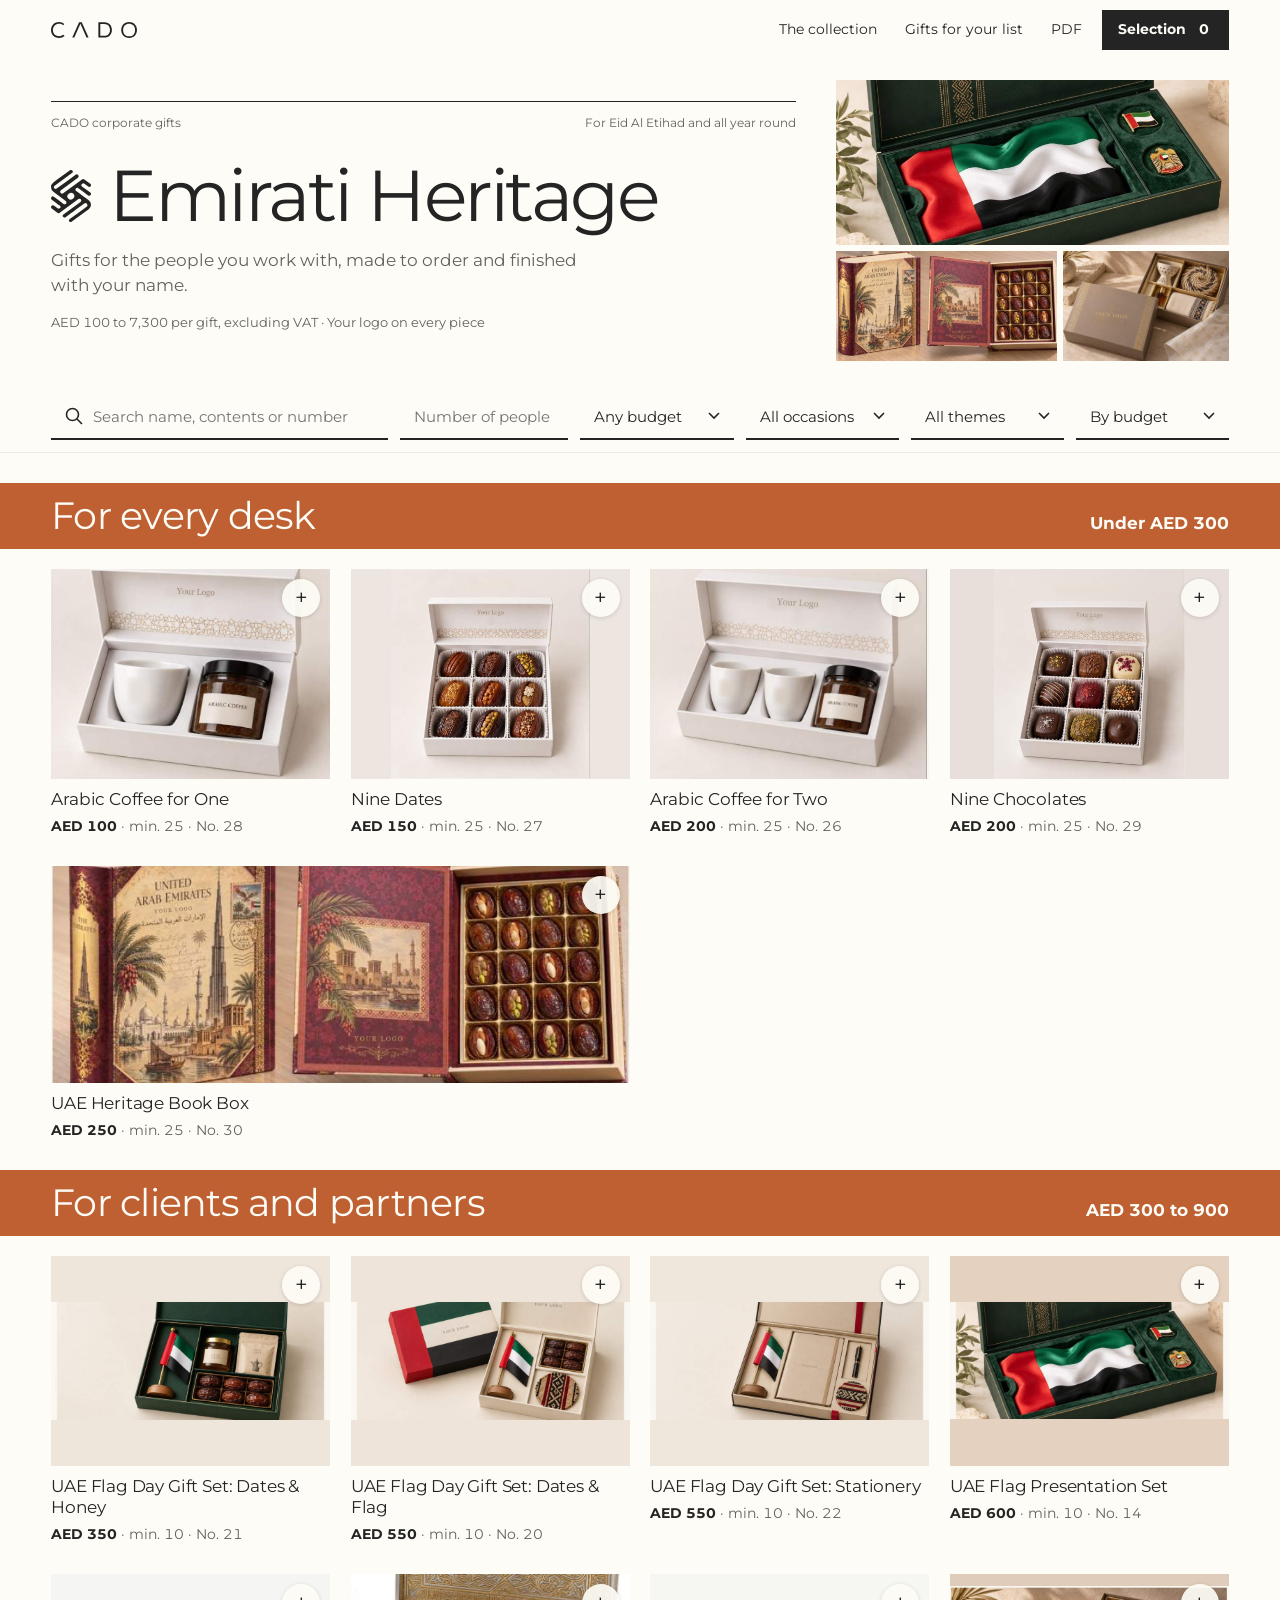
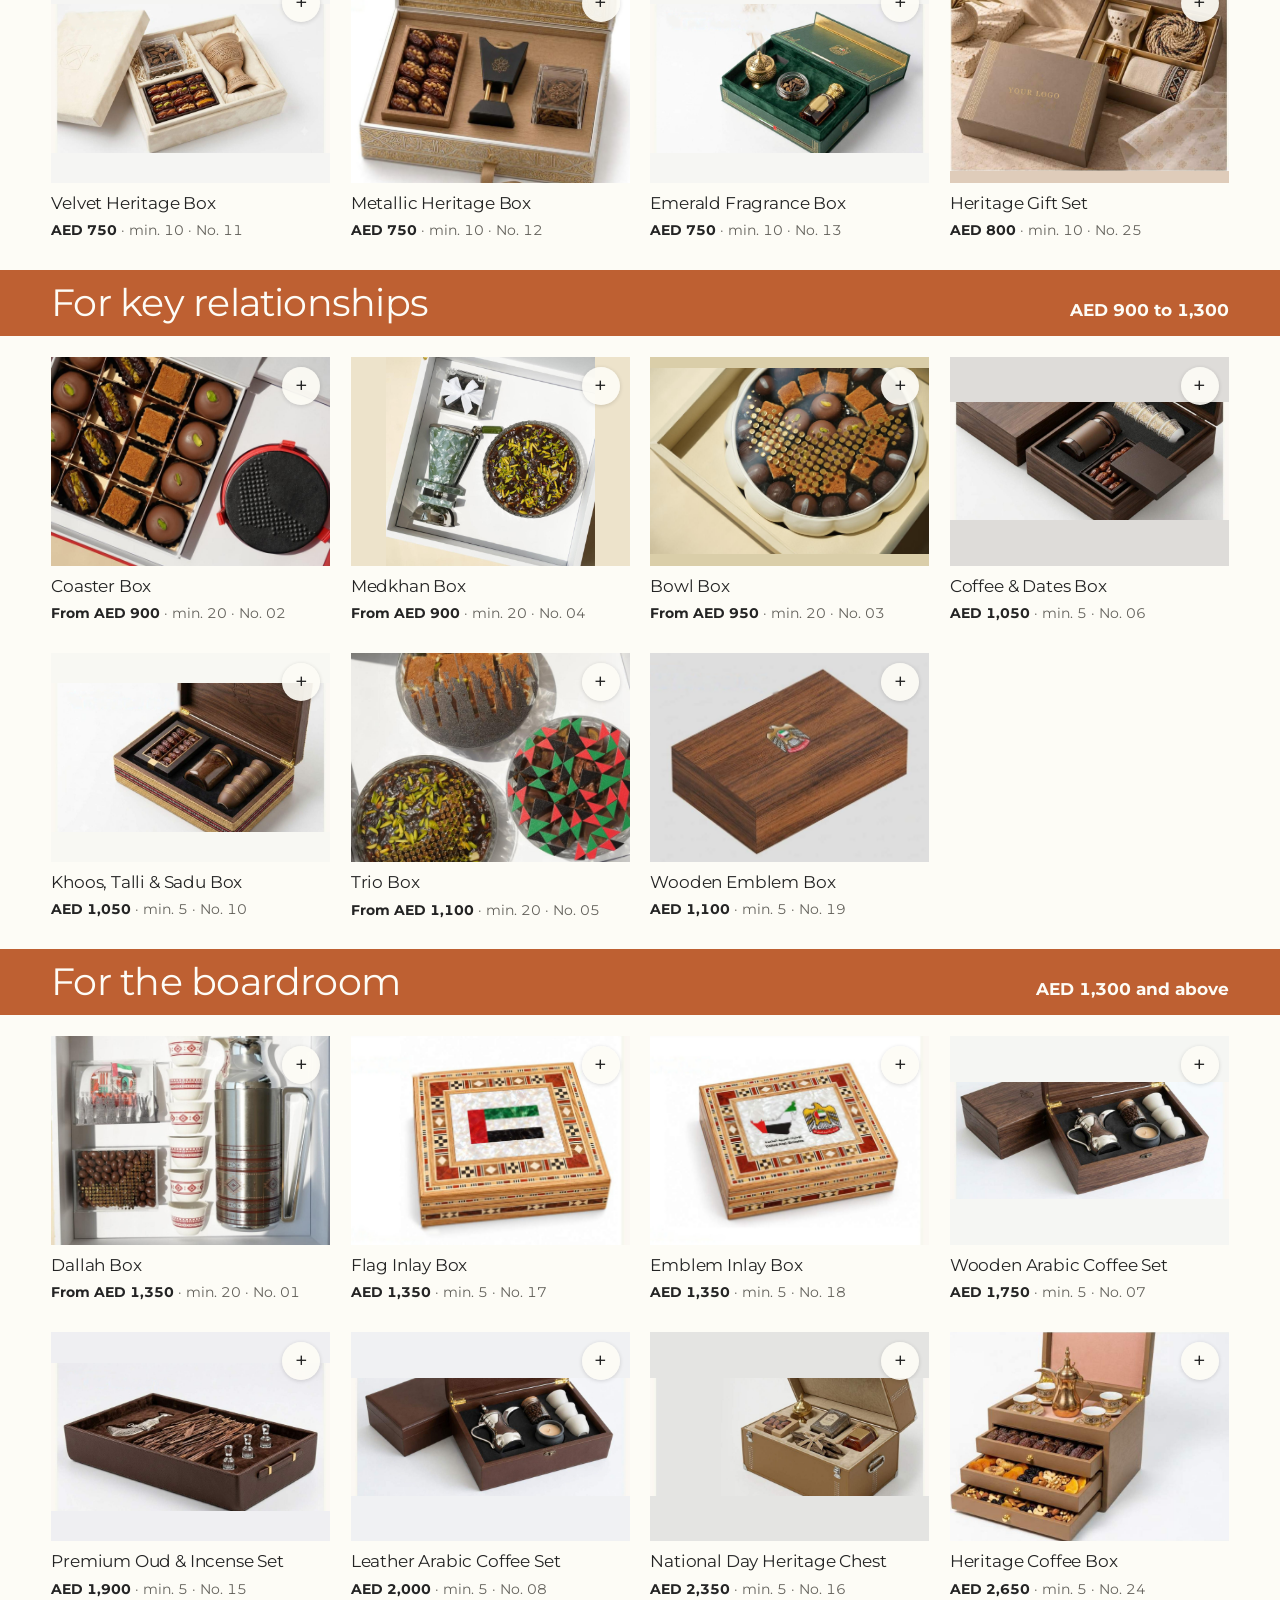
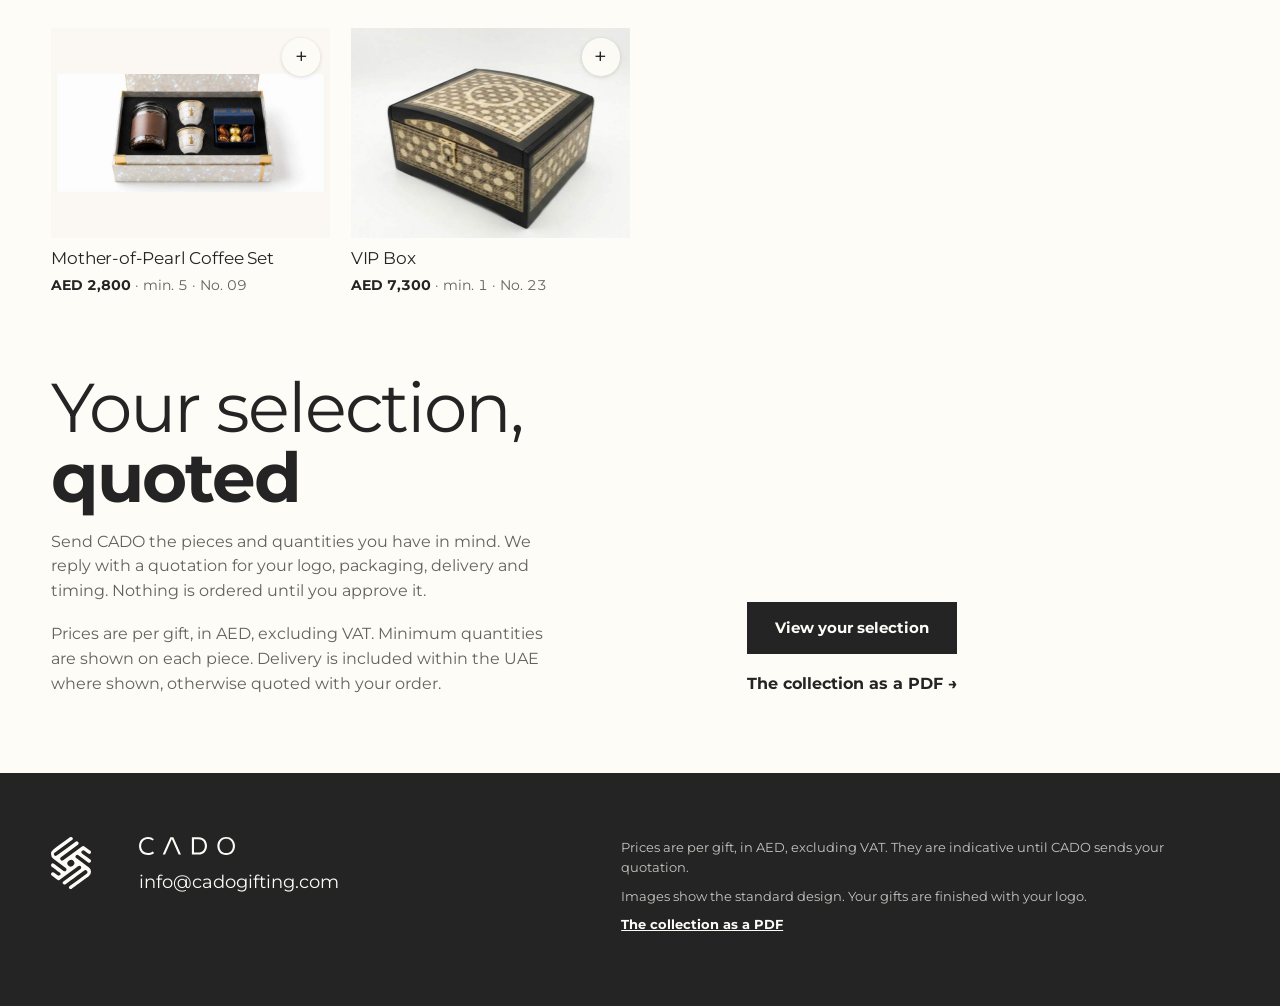
<file: index.html>
<!doctype html>
<html lang="en-GB">
<head>
<meta charset="utf-8">
<meta name="robots" content="noindex, nofollow">
<meta name="viewport" content="width=device-width, initial-scale=1">
<title>CADO catalogue</title>
<meta http-equiv="refresh" content="0; url=emirati-heritage/">
<link rel="canonical" href="emirati-heritage/">
<script>location.replace("emirati-heritage/" + location.hash);</script>
</head>
<body style="font-family:sans-serif;background:#f7f4ee;color:#242424;padding:24px">
<p><a href="emirati-heritage/">Open the CADO catalogue</a></p>
</body>
</html>
</file>
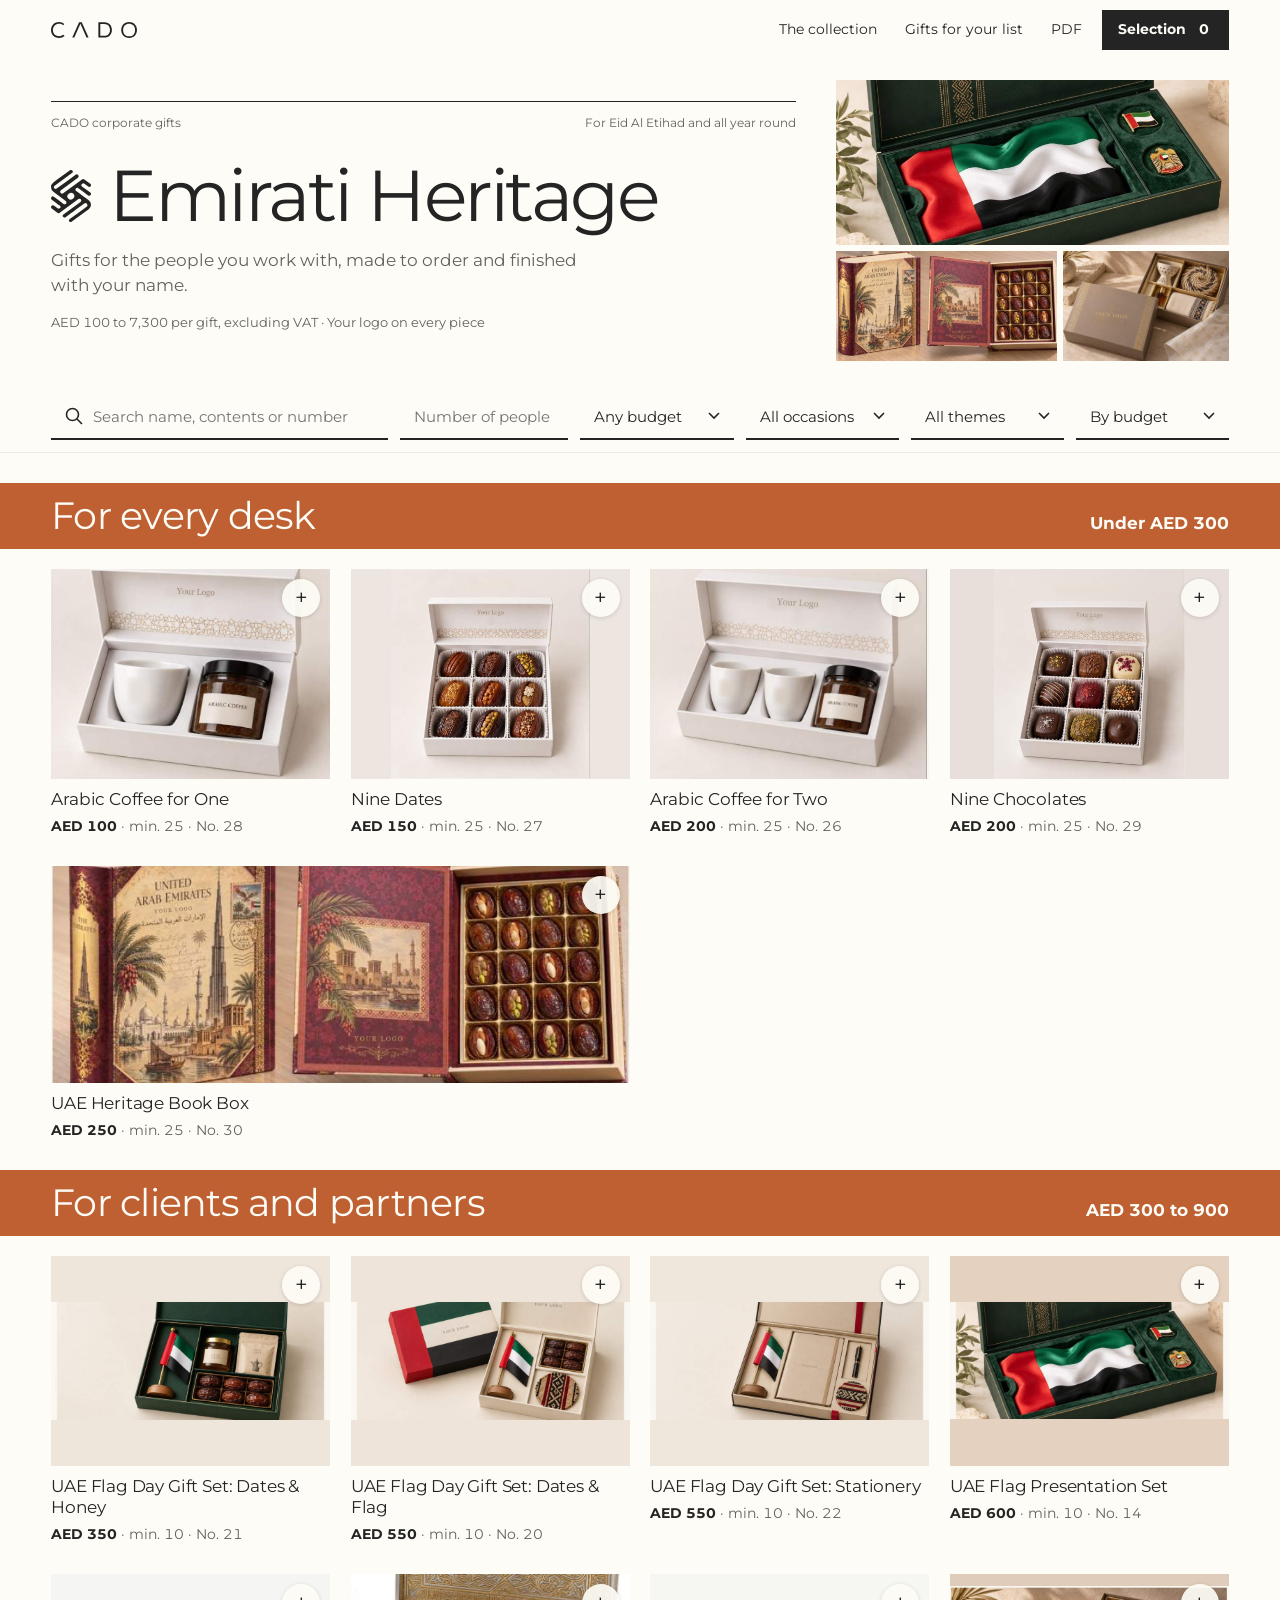
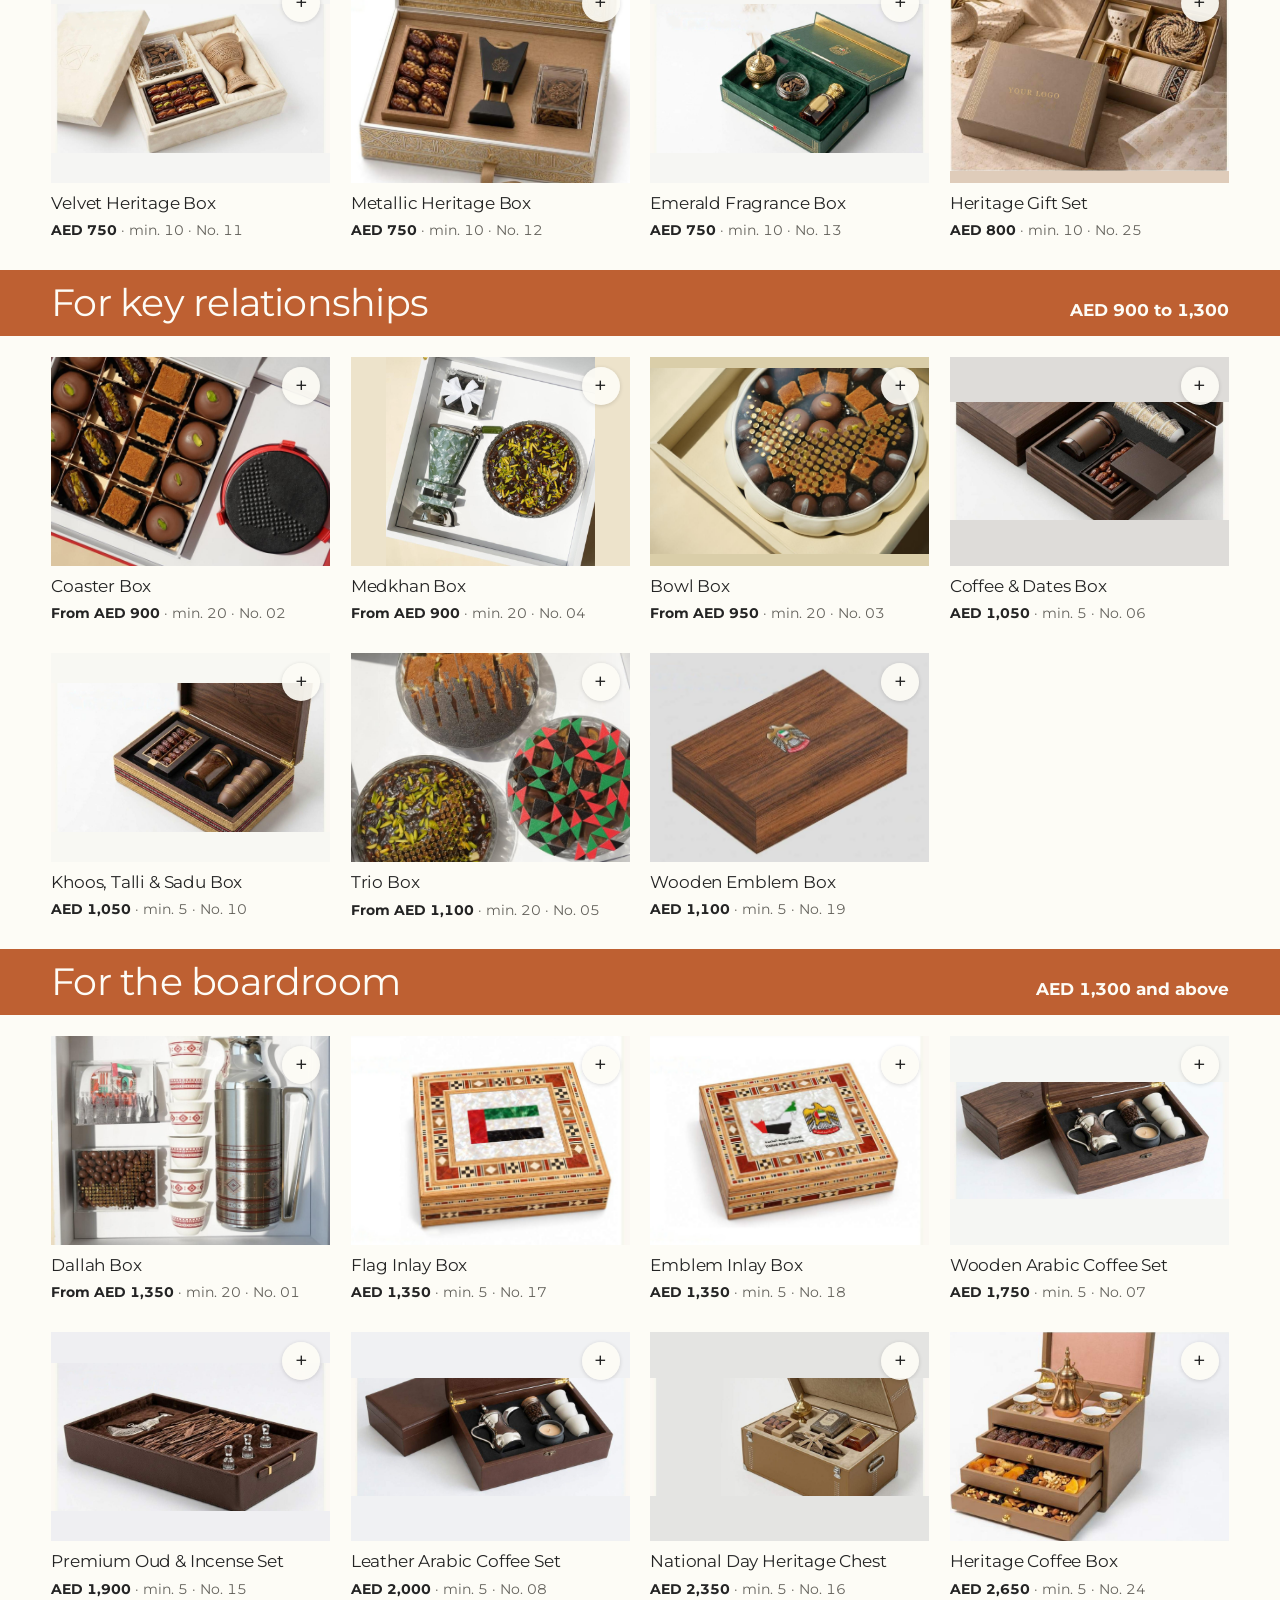
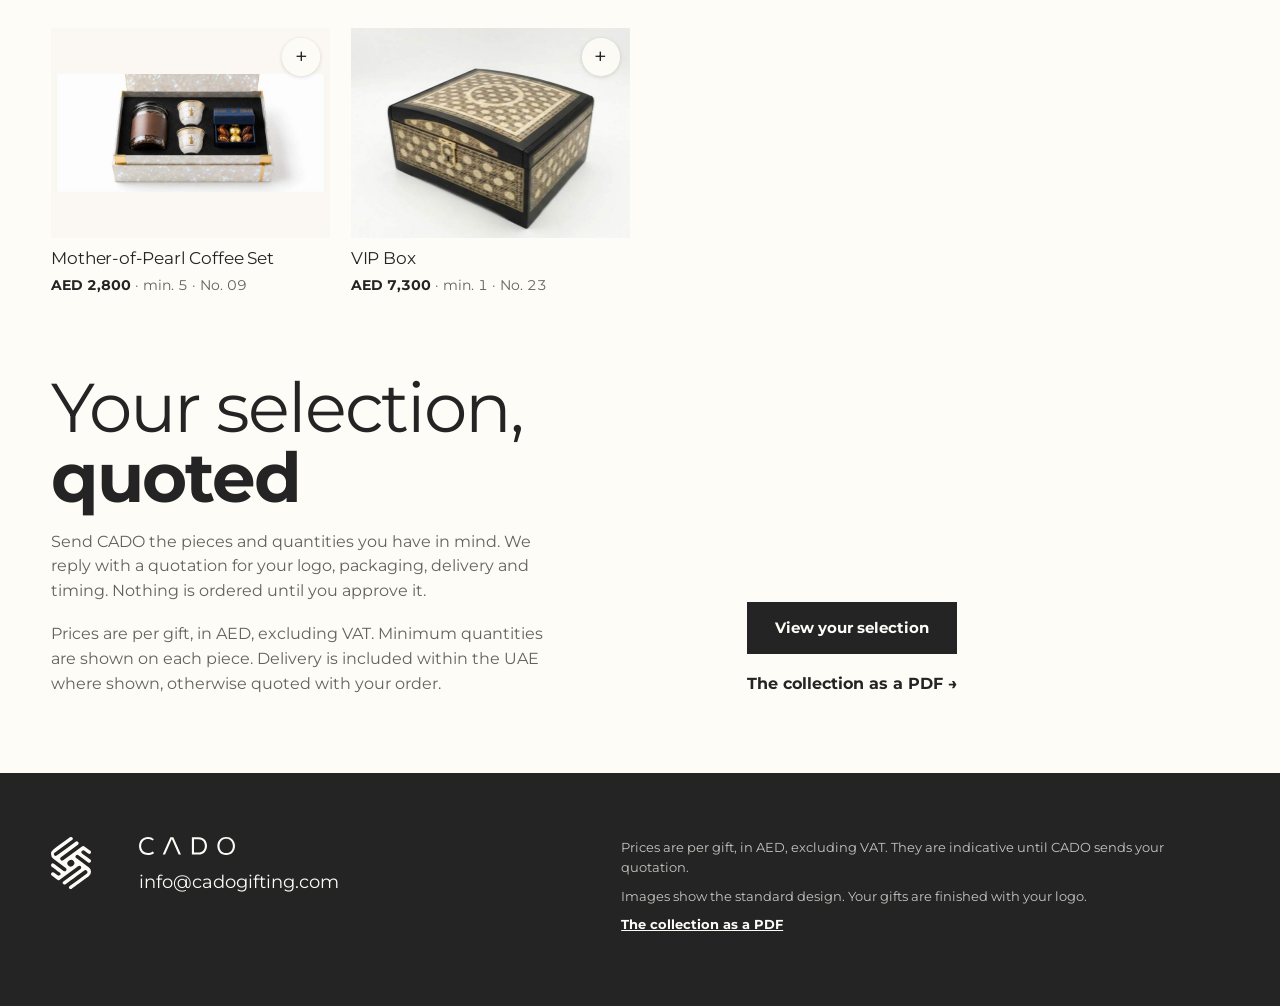
<file: emirati-heritage/index.html>
<!doctype html>
<html lang="en-GB">
<head>
<meta charset="utf-8">
<meta name="format-detection" content="telephone=no">
<meta name="viewport" content="width=device-width, initial-scale=1, viewport-fit=cover">
<meta name="robots" content="noindex, nofollow">
<title>CADO · Emirati Heritage collection</title>
<meta name="description" content="Corporate gifts for Eid Al Etihad from CADO. Search, browse by budget, occasion or theme, build your selection and request a quotation.">
<meta name="theme-color" content="#242424">
<!-- Link preview when the address is shared in a message or email. Absolute, on the published address (catalogue.cadoxe.com/emirati-heritage/). -->
<meta property="og:type" content="website">
<meta property="og:site_name" content="CADO">
<meta property="og:url" content="https://catalogue.cadoxe.com/emirati-heritage/">
<meta property="og:title" content="CADO · Emirati Heritage collection">
<meta property="og:description" content="Corporate gifts for Eid Al Etihad. Browse by budget, occasion or theme, build your selection and request a quotation.">
<meta property="og:image" content="https://catalogue.cadoxe.com/emirati-heritage/data/images/CAD-00015.jpg">
<meta property="og:image:width" content="1600">
<meta property="og:image:height" content="851">
<meta name="twitter:card" content="summary_large_image">
<link rel="icon" href="assets/monogram-coal.svg" type="image/svg+xml">
<link rel="preconnect" href="https://fonts.googleapis.com">
<link rel="preconnect" href="https://fonts.gstatic.com" crossorigin>
<link rel="stylesheet" href="font.css">
<link rel="stylesheet" href="site.css?v=10">
</head>
<body>
<a class="skip" href="#app">Skip to the catalogue</a>

<header class="bar" id="bar">
  <div class="wrap bar-in">
    <a class="bar-logo" href="#/" aria-label="CADO, back to the start"><img src="assets/wordmark-coal.svg" alt="CADO" width="86" height="16"></a>
    <span class="preview-tag" id="preview-tag" hidden>Design preview</span>
    <nav class="bar-nav" aria-label="Catalogue" id="bar-nav"></nav>
    <a class="bar-sel" href="#/selection"><span class="bar-sel-t">Selection</span> <span class="count num" id="count">0</span></a>
  </div>
</header>

<main id="app" tabindex="-1"></main>

<footer class="foot">
  <div class="wrap foot-in">
    <img class="foot-mono" src="assets/monogram-creme.svg" alt="" width="40" height="52">
    <div class="foot-main">
      <img class="foot-wm" src="assets/wordmark-creme.svg" alt="CADO" width="96" height="18">
      <p class="foot-mail"><a id="foot-mail" href="mailto:info@cadogifting.com">info@cadogifting.com</a></p>
    </div>
    <div class="foot-small">
      <p>Prices are per gift, in AED, excluding VAT. They are indicative until CADO sends your quotation.</p>
      <p>Images show the standard design. Your gifts are finished with your logo.</p>
      <p class="foot-links"><a id="foot-pdf" href="#" target="_blank" rel="noopener" hidden>The collection as a PDF</a></p>
    </div>
  </div>
</footer>

<div class="toast" id="toast" role="status" aria-live="polite"></div>
<div id="print-summary" class="print-summary" aria-hidden="true"></div>

<script src="config.js?v=4"></script>
<script src="data/data.js?v=6"></script>
<script src="site.js?v=7"></script>
</body>
</html>
</file>
<file: emirati-heritage/font.css>
/* The typeface, in one place. Montserrat stands in for Proxima Nova, as the Brand Book allows.
   To change the typeface, change the file this line loads (for example a licensed Proxima Nova
   stylesheet with its own @font-face rules) and the family name below. */
@import url("https://fonts.googleapis.com/css2?family=Montserrat:wght@200;400;700&display=swap");
:root{--font:"Montserrat",Helvetica,Arial,sans-serif}
</file>
<file: emirati-heritage/site.css>
/* CADO catalogue, version 3.
   Follows the CADO Brand Book (February 2022): creme leads, coal follows, terracotta in a few full
   blocks only, never for small text; white never next to creme. Headlines in Regular at large size,
   Bold for contrast and emphasis, Thin as a rare accent. The typeface is set in font.css.
   Photographs fill their cards edge to edge. Each crop is computed in site.js from the box round the
   piece recorded by tools/build_data.py, so no piece is cut. */
:root{
  --creme:#FDFCF6; --coal:#242424; --terra:#BE6032;
  --ink:#242424; --ink-2:#64625C; --sand:#F3F0E6; --sand-2:#E9E5D8;
  --on-dark:rgba(253,252,246,.74);
  --pad:clamp(16px,4vw,56px); --max:1320px; --bar:60px; --gap:clamp(12px,1.6vw,24px);
}
*{box-sizing:border-box}
html{scroll-padding-top:calc(var(--bar) + 12px);-webkit-text-size-adjust:100%}
body{margin:0;background:var(--creme);color:var(--ink);font-family:var(--font);font-weight:400;font-size:16px;line-height:1.55;-webkit-font-smoothing:antialiased;overflow-x:hidden}
img{display:block;max-width:100%;height:auto}
a{color:inherit}
b,strong{font-weight:700}
button,input,select,textarea{font:inherit;color:inherit}
:focus-visible{outline:2px solid currentColor;outline-offset:3px}
.wrap{max-width:var(--max);margin:0 auto;padding:0 var(--pad)}
.num{font-variant-numeric:lining-nums tabular-nums}
.muted{color:var(--ink-2)}
.thin{font-weight:200}
.nw{white-space:nowrap}
.skip{position:absolute;left:-9999px}
.skip:focus{left:16px;top:12px;z-index:99;background:var(--coal);color:var(--creme);padding:8px 12px}
[hidden]{display:none!important}
h1,h2,h3{font-weight:400;margin:0;letter-spacing:-.02em}

/* Buttons: coal blocks, no outlines; quiet text buttons elsewhere */
.btn{display:inline-flex;align-items:center;justify-content:center;gap:10px;min-height:52px;padding:0 28px;background:var(--coal);color:var(--creme);border:0;border-radius:0;font-size:15px;font-weight:700;cursor:pointer;text-decoration:none;transition:background .2s}
.btn:hover{background:#3A3936}
.btn.light{background:var(--creme);color:var(--coal)}
.btn.light:hover{background:var(--sand)}
.btn.wide{width:100%}
.btn:disabled{opacity:.35;cursor:not-allowed}
.tbtn{background:none;border:0;padding:0;cursor:pointer;font-weight:700;font-size:14px;text-decoration:underline;text-underline-offset:4px;text-decoration-thickness:1px}
.tbtn:hover{text-decoration-thickness:2px}
.arrow{font-weight:700;text-decoration:none;white-space:nowrap}
.arrow::after{content:" \2192"}
.arrow:hover{text-decoration:underline;text-underline-offset:4px}

/* Bar */
.bar{position:sticky;top:0;z-index:20;background:var(--creme);transition:box-shadow .2s}
.bar.scrolled{box-shadow:0 1px 0 rgba(36,36,36,.08)}
.bar-in{height:var(--bar);display:flex;align-items:center;gap:20px}
.bar-logo img{width:86px;height:auto}
.preview-tag{font-size:11px;font-weight:700;color:var(--ink-2);background:var(--sand);padding:3px 8px}
.bar-nav{margin-left:auto;display:flex;gap:28px;font-size:14px}
.bar-nav a{text-decoration:none}
.bar-nav a:hover,.bar-nav a[aria-current]{text-decoration:underline;text-underline-offset:6px}
.bar-sel{display:inline-flex;align-items:center;gap:10px;height:40px;padding:0 16px;background:var(--coal);color:var(--creme);text-decoration:none;font-size:14px;font-weight:700}
.bar-sel .count{min-width:1.2em;text-align:center}
.bar-sel.bump{animation:bump .5s}
@keyframes bump{40%{transform:scale(1.08)}}
@media (max-width:719px){.bar-nav{display:none}.bar-sel{margin-left:auto}.preview-tag{font-size:10px}}

/* Cover: coal, as CADO's printed boxes and cards */
.cover{background:var(--coal);color:var(--creme);overflow:hidden}
.cover-grid{display:grid;grid-template-columns:minmax(0,5fr) minmax(0,7fr);align-items:stretch}
.cover-text{display:flex;flex-direction:column;padding:28px 48px 48px var(--pad);max-width:calc(var(--max) * 5 / 12);margin-left:auto;width:100%}
.run{display:flex;justify-content:space-between;gap:16px;margin:0;font-size:12px;color:var(--on-dark)}
.cover-mono{width:52px;margin:auto 0 36px}
.cover h1{font-size:clamp(56px,7vw,116px);line-height:.94;letter-spacing:-.035em}
.cover h1 .thin{display:block;letter-spacing:-.02em}
.cover .lede{margin:28px 0 0;font-size:clamp(17px,1.4vw,20px);line-height:1.5;color:var(--on-dark);max-width:26em}
.cover-acts{display:flex;flex-wrap:wrap;align-items:center;gap:16px 28px;margin-top:36px}
.cover-acts .arrow{color:var(--creme)}
.cover-photo{position:relative;margin:0}
.cover-photo a{display:block}
.cover-photo img{width:100%;height:auto;aspect-ratio:var(--r,1.25);object-fit:cover}
.cover-photo figcaption{position:absolute;left:20px;bottom:16px;font-size:12px;color:var(--coal);background:var(--creme);padding:4px 8px}
@media (max-width:899px){
  .cover-grid{grid-template-columns:1fr}
  .cover-text{padding:24px var(--pad) 36px;max-width:none}
  .cover-mono{margin:44px 0 28px;width:44px}
}

.cover-collage{--cg:6px;display:flex;flex-direction:column;gap:var(--cg);align-self:center}
.collage-row{display:flex;gap:var(--cg)}
.cover-collage .ph{background:#2E2E2D}
@media (max-width:899px){.cover-collage{--cg:4px}}

/* Key facts */
.facts{padding:clamp(40px,6vw,80px) 0}
.facts ul{list-style:none;margin:0;padding:0;display:grid;grid-template-columns:repeat(3,minmax(0,1fr));gap:32px var(--gap)}
.facts li b{display:block;font-weight:400;font-size:clamp(32px,3.8vw,56px);white-space:nowrap;line-height:1;letter-spacing:-.03em}
.facts li>span{display:block;margin-top:12px;font-size:14px;color:var(--ink-2);max-width:16em}
@media (max-width:719px){.facts ul{grid-template-columns:1fr}.facts li b{font-size:clamp(28px,8vw,34px)}}

/* Sections */
.sec{padding:clamp(48px,7vw,104px) 0}
.sec-head{display:flex;flex-wrap:wrap;align-items:flex-end;justify-content:space-between;gap:16px 40px;margin-bottom:clamp(24px,3.4vw,44px)}
.sec-head h2,.sec-head h1{font-size:clamp(38px,5.4vw,80px);line-height:1;letter-spacing:-.03em}
.sec-head p{margin:14px 0 0;max-width:36em;color:var(--ink-2)}
.band{background:var(--sand)}
.sec-head.flush{margin:0}

/* Fields */
.field{display:flex;flex-direction:column;gap:8px;min-width:0;border:0;padding:0;margin:0}
.field>span,.field>legend{font-size:13px;font-weight:700;padding:0}
.input,.select{width:100%;min-height:52px;padding:12px 14px;background:var(--creme);border:0;border-radius:0;font-size:16px;box-shadow:inset 0 -2px 0 var(--coal)}
.band .input,.band .select{background:var(--creme)}
.input:focus,.select:focus{outline:none;box-shadow:inset 0 -3px 0 var(--coal)}
.select{appearance:none;-webkit-appearance:none;padding-right:40px;background-image:url("data:image/svg+xml,%3Csvg xmlns='http://www.w3.org/2000/svg' width='12' height='8'%3E%3Cpath d='M1 1l5 5 5-5' fill='none' stroke='%23242424' stroke-width='1.6'/%3E%3C/svg%3E");background-repeat:no-repeat;background-position:right 14px center}
textarea.input{min-height:96px;resize:vertical}
input[type=number]{-moz-appearance:textfield}
input[type=number]::-webkit-inner-spin-button{-webkit-appearance:none}
.checks{display:flex;flex-wrap:wrap;gap:6px 18px}
.check{display:inline-flex;align-items:center;gap:8px;font-size:14px;cursor:pointer}
.check input{width:18px;height:18px;accent-color:var(--coal);margin:0}

/* Finder */
.finder-grid{display:grid;grid-template-columns:minmax(0,5fr) minmax(0,7fr);gap:32px var(--gap);align-items:end}
.finder-form{display:grid;grid-template-columns:1fr 1fr 1fr;gap:16px}
@media (max-width:899px){.finder-grid{grid-template-columns:1fr}}
@media (max-width:599px){.finder-form{grid-template-columns:1fr 1fr}.finder-form .field:last-child{grid-column:1/-1}}
.finder-out{margin-top:clamp(28px,4vw,48px)}
.finder-sum{display:flex;flex-wrap:wrap;align-items:baseline;justify-content:space-between;gap:8px 24px;margin-bottom:20px}
.finder-sum p{margin:0}
.finder-sum b{font-size:22px;font-weight:700}
.finder-empty{margin:0;color:var(--ink-2)}

/* Browse tools */
.tools{display:grid;grid-template-columns:minmax(0,2fr) repeat(4,minmax(0,1fr));gap:16px;align-items:end;margin-bottom:clamp(20px,3vw,36px)}
.tools .search .input{padding-left:42px;background-image:url("data:image/svg+xml,%3Csvg xmlns='http://www.w3.org/2000/svg' width='18' height='18'%3E%3Ccircle cx='7.5' cy='7.5' r='6' fill='none' stroke='%23242424' stroke-width='1.6'/%3E%3Cpath d='M12 12l5 5' stroke='%23242424' stroke-width='1.6'/%3E%3C/svg%3E");background-repeat:no-repeat;background-position:14px center}
@media (max-width:1099px){.tools{grid-template-columns:repeat(4,minmax(0,1fr))}.tools .search{grid-column:1/-1}}
@media (max-width:599px){.tools{grid-template-columns:repeat(2,minmax(0,1fr));gap:12px}}
.tools-sum{display:flex;flex-wrap:wrap;justify-content:space-between;align-items:baseline;gap:8px 24px;margin:-8px 0 24px;font-size:15px}
.tools-sum:empty{display:none}
.tools-sum p{margin:0}
.none{padding:48px 0;font-size:20px}
.none p{margin:0 0 12px}

/* Tier opener: terracotta, large type, as the Brand Book's section pages */
.tier{margin-top:clamp(48px,6vw,88px)}
.tier:first-child{margin-top:0}
.opener{background:var(--terra);color:var(--creme)}
.opener-in{display:grid;grid-template-columns:minmax(0,1fr) auto;align-items:end;gap:20px 40px;padding-top:clamp(36px,5vw,64px);padding-bottom:clamp(28px,3.6vw,44px)}
.opener h2{font-size:clamp(44px,7.2vw,116px);line-height:.9;letter-spacing:-.04em}
.opener-side{text-align:right;font-size:15px;line-height:1.45}
.opener-side b{display:block;font-size:clamp(20px,2vw,28px);letter-spacing:-.01em}
.opener-side span{display:block;color:rgba(253,252,246,.86);max-width:22em;margin-left:auto}
@media (max-width:719px){.opener-in{grid-template-columns:1fr}.opener-side{text-align:left}.opener-side span{margin-left:0}}

/* Lead piece of a tier */
.lead{display:grid;grid-template-columns:minmax(0,8fr) minmax(0,4fr);gap:var(--gap) clamp(24px,3.4vw,56px);align-items:end;margin:var(--gap) 0 clamp(36px,4.6vw,64px)}
.lead .ph{display:block}
.lead-text h3{font-size:clamp(30px,3.2vw,48px);line-height:1.05;letter-spacing:-.025em}
.lead-text h3 a{text-decoration:none}
.lead-text .no{margin:0 0 14px;font-size:14px;color:var(--ink-2)}
.lead-text .lead-line{margin:16px 0 0;font-size:17px;color:var(--ink-2)}
.lead-text .pr{margin:24px 0 0}
.lead-text .add{margin-top:24px}
@media (max-width:899px){.lead{grid-template-columns:1fr;margin-left:calc(var(--pad) * -1);margin-right:calc(var(--pad) * -1)}.lead-text{padding:0 var(--pad)}}

/* Justified rows: each card's width follows its photo's shape, so every row is full */
.rows{display:flex;flex-direction:column;gap:clamp(28px,3.4vw,48px)}
.row{display:flex;gap:var(--gap);align-items:flex-start}
.card{min-width:0;display:flex;flex-direction:column}
.ph{position:relative;display:block;overflow:hidden;background:var(--sand)}
.ph img{width:100%;height:100%;object-fit:cover;transition:transform .6s ease}
.ph:hover img{transform:scale(1.025)}
.card .ph{aspect-ratio:var(--r)}
.card-body{padding-top:14px}
.card-name{font-size:18px;line-height:1.25;letter-spacing:-.01em}
.card-name a{text-decoration:none}
.card-name a:hover{text-decoration:underline;text-underline-offset:4px}
.card-meta{margin:6px 0 0;font-size:14px;color:var(--ink-2)}
.card-meta b{color:var(--ink)}
.card-est{margin:6px 0 0;font-size:14px}
.card .add{margin-top:10px}
.add{font-size:14px}
.add.is-in::before{content:"\2713\00a0"}
.no-photo{display:flex;align-items:center;justify-content:center;color:var(--ink-2);font-size:14px}
@media (max-width:519px){.card-name{font-size:16px}.card-meta,.card-est,.add{font-size:13px}}

/* Price */
.pr{margin:0}
.pr b{font-size:22px;letter-spacing:-.01em}
.pr span{color:var(--ink-2);font-size:14px;margin-left:8px}
.pr-tiers{list-style:none;margin:0;padding:0;display:flex;flex-wrap:wrap;gap:8px 28px}
.pr-tiers b{display:block;font-size:22px}
.pr-tiers span{font-size:13px;color:var(--ink-2)}

/* Closing */
.closing{padding:clamp(56px,8vw,112px) 0}
.closing-in{display:grid;grid-template-columns:minmax(0,7fr) minmax(0,5fr);gap:28px var(--gap);align-items:end}
.closing h2{font-size:clamp(38px,5.4vw,80px);line-height:1;letter-spacing:-.03em}
.closing p{margin:18px 0 0;color:var(--ink-2);max-width:32em}
.closing-acts{display:flex;flex-direction:column;align-items:flex-start;gap:18px}
@media (max-width:799px){.closing-in{grid-template-columns:1fr}}

/* Product page */
.pp{display:grid;grid-template-columns:minmax(0,7fr) minmax(0,5fr);gap:0 clamp(28px,4vw,72px);align-items:start}
.pp-fig{margin:0;position:sticky;top:calc(var(--bar) + 16px)}
.pp-fig img{width:100%}
.gal{display:flex;background:var(--sand);overflow-x:auto;scroll-snap-type:x mandatory;scrollbar-width:none;overscroll-behavior-x:contain}
.gal::-webkit-scrollbar{display:none}
.gal img{flex:0 0 100%;width:100%;height:100%;object-fit:contain;scroll-snap-align:start}
.gal-thumbs{display:flex;flex-wrap:wrap;gap:8px;margin-top:10px}
.gal-thumbs button{padding:0;border:0;background:none;cursor:pointer;width:56px;height:56px;opacity:.55;outline-offset:2px}
.gal-thumbs button[aria-current]{opacity:1;box-shadow:0 0 0 1.5px var(--ink)}
.gal-thumbs img{width:100%;height:100%;object-fit:cover;display:block}
@media (max-width:519px){.gal-thumbs{gap:6px}.gal-thumbs button{width:44px;height:44px}}
.pp-fig figcaption{margin-top:12px;font-size:13px;color:var(--ink-2)}
.pp-info{padding:8px 0 0}
.crumb{display:flex;flex-wrap:wrap;gap:4px 18px;font-size:14px;margin:20px 0 28px}
.crumb a{text-decoration:none;color:var(--ink-2)}
.crumb a:hover{text-decoration:underline;text-underline-offset:4px;color:var(--ink)}
.pp-no{margin:0 0 14px;font-size:14px;color:var(--ink-2)}
.pp h1{font-size:clamp(38px,4.6vw,68px);line-height:1;letter-spacing:-.03em}
.pp .lede{margin:20px 0 0;font-size:19px;line-height:1.5}
.pp-price{margin:32px 0 0}
.pp-terms{margin:8px 0 0;font-size:14px;color:var(--ink-2)}
.pp-note{margin:16px 0 0;font-size:14px;color:var(--ink-2)}
.qty-row{display:flex;flex-wrap:wrap;gap:12px;margin-top:28px}
.qty-row .btn{flex:1 1 200px}
.pp-opts{margin-top:18px}
.total{min-height:1.5em;margin:14px 0 0;font-size:15px}
.warn{color:#8A3412}
.spec{display:grid;grid-template-columns:8.5em minmax(0,1fr);gap:14px 20px;margin:40px 0 0;font-size:15px}
.spec dt{color:var(--ink-2)}
.spec dd{margin:0}
.about{margin-top:40px;font-size:15px;color:var(--ink-2)}
.about h2{font-size:22px;color:var(--ink);margin-bottom:12px;letter-spacing:-.01em}
.about p{margin:0 0 12px}
.pp-nav{display:grid;grid-template-columns:1fr 1fr;gap:var(--gap);margin:clamp(48px,6vw,88px) 0 0}
.pp-nav a{text-decoration:none;padding:20px 0}
.pp-nav a span{display:block;font-size:13px;color:var(--ink-2)}
.pp-nav a b{display:block;font-size:clamp(18px,2vw,26px);font-weight:400;letter-spacing:-.02em}
.pp-nav a:last-child{text-align:right}
.pp-nav a:hover b{text-decoration:underline;text-underline-offset:5px}
.also{margin:clamp(48px,6vw,88px) 0 clamp(56px,7vw,104px)}
.also h2{font-size:clamp(28px,3.4vw,48px);line-height:1.05;margin-bottom:28px}
@media (max-width:899px){
  .pp{grid-template-columns:1fr}
  .pp-fig{position:static;margin:0 calc(var(--pad) * -1)}
  .pp-fig figcaption,.gal-thumbs{padding:0 var(--pad)}
  .pp-info{padding-top:28px}
  .crumb{margin:16px 0 18px}
}

/* Stepper */
.step{display:inline-flex;align-items:stretch;background:var(--sand);height:52px}
.step button{width:48px;border:0;background:none;font-size:20px;cursor:pointer}
.step button:hover{background:var(--sand-2)}
.step input{width:76px;border:0;background:none;text-align:center;font-size:16px;font-weight:700}
.step.small{height:42px}
.step.small button{width:38px}
.step.small input{width:62px;font-size:15px}

/* Selection */
.sel-grid{display:grid;grid-template-columns:minmax(0,7fr) minmax(0,5fr);gap:48px clamp(28px,4vw,72px);align-items:start}
@media (max-width:899px){.sel-grid{grid-template-columns:1fr}}
.notice{background:var(--sand);padding:14px 18px;margin:0 0 28px}
.lines{list-style:none;margin:0;padding:0;display:flex;flex-direction:column;gap:28px}
.line{display:grid;grid-template-columns:132px minmax(0,1fr) auto;gap:6px 20px;align-items:start}
.line .ph{grid-row:1/span 3;aspect-ratio:1}
.line-name{margin:0;font-size:18px;line-height:1.25;letter-spacing:-.01em}
.line-name a{text-decoration:none}
.line-meta{margin:2px 0 0;font-size:14px;color:var(--ink-2)}
.line-total{margin:0;font-size:17px;font-weight:700;text-align:right;white-space:nowrap}
.line-ctl{grid-column:2/-1;display:flex;flex-wrap:wrap;align-items:center;gap:10px 20px;margin-top:6px}
.line-opts{grid-column:2/-1}
.line-warn{grid-column:2/-1;margin:0;font-size:14px}
@media (max-width:519px){
  .line{grid-template-columns:88px minmax(0,1fr);gap:4px 14px}
  .line .ph{grid-row:1/span 2}
  .line-total{grid-column:2;text-align:left;font-size:16px}
  .line-ctl,.line-opts,.line-warn{grid-column:1/-1}
}
.sum{display:flex;justify-content:space-between;align-items:baseline;gap:16px;margin-top:36px;padding:20px 0 0;border-top:2px solid var(--coal)}
.sum span{font-size:15px}
.sum b{font-size:clamp(26px,3vw,36px);letter-spacing:-.02em}
.sum-note{margin:10px 0 0;font-size:14px;color:var(--ink-2)}
.sel-acts{display:flex;flex-wrap:wrap;gap:12px 28px;margin-top:28px;align-items:center}
.share-box{margin-top:16px}
.empty{background:var(--sand);padding:32px}
.empty p{margin:0 0 20px;font-size:18px;max-width:30em}
.empty .acts{display:flex;flex-wrap:wrap;gap:16px 28px;align-items:center}
.request{background:var(--sand);padding:clamp(24px,3vw,40px);display:flex;flex-direction:column;gap:18px}
.request h2{font-size:clamp(28px,2.8vw,40px);line-height:1.05;letter-spacing:-.025em}
.request>p{margin:-6px 0 0;color:var(--ink-2);font-size:15px}
.request .two{display:grid;grid-template-columns:1fr 1fr;gap:16px}
@media (max-width:519px){.request .two{grid-template-columns:1fr}}
.req-acts{display:flex;flex-direction:column;gap:14px;align-items:flex-start;margin-top:6px}
.req-small{margin:0;font-size:13px;color:var(--ink-2)}
.req-done{background:var(--coal);color:var(--creme);padding:20px 22px;font-size:15px}
.req-done p{margin:0 0 8px}
.req-done p:last-child{margin:0}
.req-done .tbtn{color:var(--creme)}
.req-ref{font-size:22px;font-weight:700;letter-spacing:.02em}

/* Footer: coal, with the monogram */
.foot{background:var(--coal);color:var(--creme);padding:clamp(40px,5vw,64px) 0 calc(clamp(40px,5vw,64px) + env(safe-area-inset-bottom))}
.foot-in{display:grid;grid-template-columns:auto minmax(0,1fr) minmax(0,1.4fr);gap:28px 48px;align-items:start}
.foot-mono{width:40px}
.foot-wm{width:96px;margin-bottom:14px}
.foot-mail{margin:0;font-size:18px}
.foot-mail a{text-decoration:none}
.foot-mail a:hover{text-decoration:underline;text-underline-offset:4px}
.foot-small{font-size:13px;color:var(--on-dark)}
.foot-small p{margin:0 0 8px}
.foot-small a{color:var(--creme);font-weight:700}
@media (max-width:719px){.foot-in{grid-template-columns:auto 1fr}.foot-small{grid-column:1/-1}}

/* Toast */
.toast{position:fixed;left:50%;bottom:calc(20px + env(safe-area-inset-bottom));transform:translate(-50%,24px);opacity:0;pointer-events:none;background:var(--coal);color:var(--creme);padding:14px 20px;font-size:14px;max-width:calc(100vw - 32px);transition:opacity .25s,transform .25s;z-index:50}
.toast.on{opacity:1;transform:translate(-50%,0);pointer-events:auto}
.toast a{color:var(--creme);font-weight:700;margin-left:8px}

/* ===== Shop-first layout (17 November): short cover, one shop bar, products at once ===== */
.vh{position:absolute!important;width:1px;height:1px;overflow:hidden;clip:rect(0 0 0 0);white-space:nowrap}

/* Short cover: monogram and title on one line; the collage only on wider screens */
.cover-grid{grid-template-columns:minmax(0,8fr) minmax(0,4fr);align-items:center;max-width:var(--max);margin:0 auto;padding:0 var(--pad)}
.cover-text{padding:24px 40px 32px 0;max-width:none;margin-left:0}
.cover-title{display:flex;align-items:center;gap:18px;margin-top:28px}
.cover-title .cover-mono{width:40px;margin:0;flex:none}
.cover h1{font-size:clamp(40px,5.6vw,84px);line-height:1}
.cover h1 .thin{display:inline}
.cover .lede{margin:16px 0 0;font-size:clamp(16px,1.3vw,19px);max-width:34em}
.cover-collage{padding:20px 0;align-self:center}
@media (max-width:899px){
  .cover-grid{grid-template-columns:1fr}
  .cover-text{padding:18px 0 24px}
  .cover-title{margin-top:20px;gap:14px}
  .cover-title .cover-mono{width:32px}
  .cover-collage{display:none}
}

/* Light cover (config.js cover: "light"): CADO creme with coal type, the Brand Book's lead pairing.
   A coal rule above the running line, as on CADO's printed cards; the terracotta budget band below
   is then the first block of colour. */
.cover.light{background:var(--creme);color:var(--coal)}
.cover.light .run{color:var(--ink-2);border-top:1px solid var(--coal);padding-top:12px}
.cover.light .lede{color:var(--ink-2)}
.cover.light .cover-collage .ph{background:var(--sand)}
/* Some photos carry a pale frame about 2% wide on each side; on the cover it shows as a
   light line against creme. The cover trims it by enlarging each photo 5% inside its frame. */
.cover-collage .ph img{transform:scale(1.05)}
.cover-collage .ph:hover img{transform:scale(1.075)}
@media (max-width:599px){.cover .run{flex-direction:column;gap:2px}}

/* Shop bar: sticky under the header */
.shop{position:sticky;top:var(--bar);z-index:15;background:var(--creme);box-shadow:0 1px 0 rgba(36,36,36,.08)}
.tools{display:grid;grid-template-columns:minmax(0,2.2fr) minmax(0,1.1fr) repeat(4,minmax(0,1fr));gap:12px;align-items:center;margin:0;padding:12px 0}
.tools .input,.tools .select{min-height:46px;font-size:15px}
.tools .search .input{padding-left:42px}
.sheet{display:contents}
.sheet .field>span{position:absolute;width:1px;height:1px;overflow:hidden;clip:rect(0 0 0 0)}
.sheet-head,.sheet-show,.filters-btn{display:none}
@media (max-width:1099px) and (min-width:720px){
  .tools{grid-template-columns:repeat(5,minmax(0,1fr))}
  .tools .search{grid-column:1/-1}
}
@media (max-width:719px){
  .tools{grid-template-columns:minmax(0,1fr) auto;gap:8px;padding:10px 0}
  .tools .search{grid-column:auto}
  .filters-btn{display:inline-flex;align-items:center;gap:4px;height:46px;padding:0 16px;border:0;background:var(--coal);color:var(--creme);font-weight:700;font-size:14px;cursor:pointer}
  .sheet{display:none}
  body.sheet-open .sheet{display:flex;flex-direction:column;gap:14px;position:fixed;left:0;right:0;bottom:0;z-index:40;background:var(--creme);padding:18px var(--pad) calc(18px + env(safe-area-inset-bottom));box-shadow:0 -10px 40px rgba(0,0,0,.25);max-height:85vh;overflow:auto}
  body.sheet-open::after{content:"";position:fixed;inset:0;background:rgba(36,36,36,.45);z-index:39}
  body.sheet-open .shop{z-index:41}
  .sheet .field>span{position:static;width:auto;height:auto;clip:auto}
  .sheet-head{display:flex;justify-content:space-between;align-items:center;font-size:18px}
  .sheet-show{display:inline-flex}
}
.facts-line{margin:14px 0 0;font-size:13px;color:var(--on-dark)}
.cover.light .facts-line{color:var(--ink-2)}
.tier:first-child{margin-top:clamp(20px,2.4vw,32px)}
.tools-sum{margin:10px 0 0}
.tools-sum:empty{display:none}

/* Tier bands: slim, terracotta, one line of large type */
.tier{margin-top:28px}
.band-tier{background:var(--terra);color:var(--creme)}
.band-in{display:flex;align-items:baseline;justify-content:space-between;gap:8px 24px;flex-wrap:wrap;padding-top:12px;padding-bottom:12px}
.band-tier h2{font-size:clamp(24px,3vw,40px);line-height:1.1;letter-spacing:-.02em}
.band-tier p{margin:0;font-weight:700;font-size:clamp(14px,1.3vw,17px)}

/* Grid: same-size cards, photos edge to edge */
.grid{display:grid;grid-template-columns:repeat(var(--cols,4),minmax(0,1fr));grid-auto-flow:dense;gap:28px var(--gap);margin-top:var(--gap)}
.grid .card{position:relative}
.grid .card .ph{aspect-ratio:4/3}
.grid .card.wide{grid-column:span 2}
.grid .card.wide .ph{aspect-ratio:8/3}
.card-body{padding-top:10px}
.card-name{font-size:17px}
.add-dot{position:absolute;top:10px;right:10px;width:38px;height:38px;border-radius:50%;border:0;background:rgba(253,252,246,.92);color:var(--coal);font-size:22px;line-height:1;font-weight:400;cursor:pointer;box-shadow:0 1px 4px rgba(0,0,0,.15);display:flex;align-items:center;justify-content:center}
.add-dot:hover{background:var(--creme)}
.add-dot.is-in{background:var(--coal);color:var(--creme);font-size:17px}
@media (max-width:719px){
  .grid{gap:20px 12px}
  .card-name{font-size:15px}
  .card-meta,.card-est{font-size:12.5px}
  .add-dot{width:34px;height:34px;top:6px;right:6px;font-size:20px}
}
.closing{padding:clamp(48px,6vw,88px) 0}

.print-summary{display:none}
@media (prefers-reduced-motion:reduce){*{transition:none!important;animation:none!important}}

/* Printing: the selection summary on one page; other pages print plainly */
@media print{
  @page{size:A4;margin:14mm}
  .bar,.foot,.toast,.skip{display:none!important}
  body{background:#fff}
  body.print-sel #app{display:none}
  body.print-sel .print-summary{display:block;font-size:10pt;color:#242424}
  .ps-head{display:flex;justify-content:space-between;align-items:flex-end;margin-bottom:8mm}
  .ps-head img{width:28mm;margin-bottom:5mm}
  .ps-head h1{font-size:22pt;line-height:1;margin:0;letter-spacing:-.02em}
  .ps-head p{margin:0;text-align:right;font-size:9.5pt}
  .ps-table{width:100%;border-collapse:collapse}
  .ps-table th{font-size:8.5pt;font-weight:700;text-align:left;padding:0 3mm 2mm 0;border-bottom:.5mm solid #242424}
  .ps-table td{padding:2.4mm 3mm 2.4mm 0;vertical-align:middle;font-size:9.5pt}
  .ps-table td img{width:16mm;height:16mm;object-fit:cover}
  .ps-table .r{text-align:right}
  .ps-table .o{font-size:8.5pt;color:#64625C}
  .ps-total{display:flex;justify-content:space-between;margin-top:4mm;padding-top:3mm;border-top:.5mm solid #242424;font-size:11pt}
  .ps-note{font-size:8.5pt;color:#64625C;margin:3mm 0 0}
  .ps-foot{margin-top:8mm;font-size:8.5pt;display:flex;justify-content:space-between;gap:8mm}
  .ps-table tr{break-inside:avoid}
}
</file>
